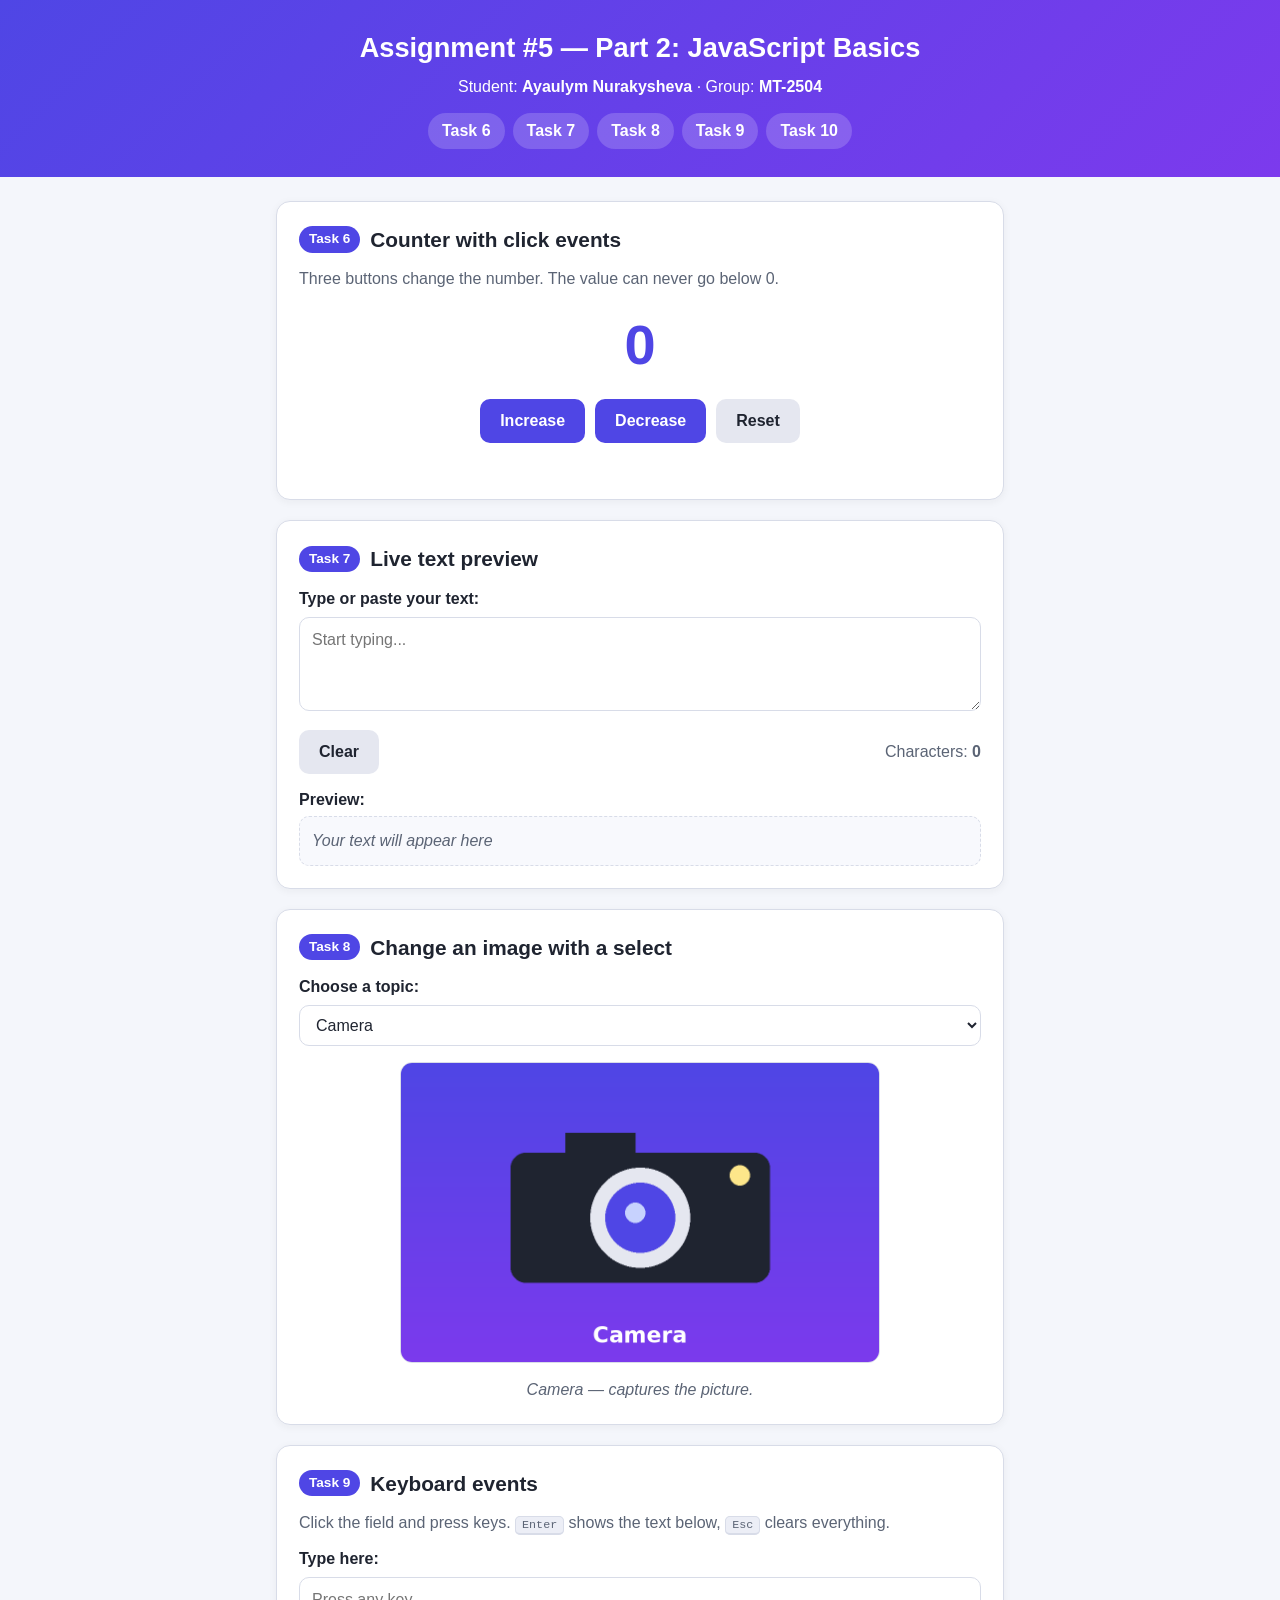
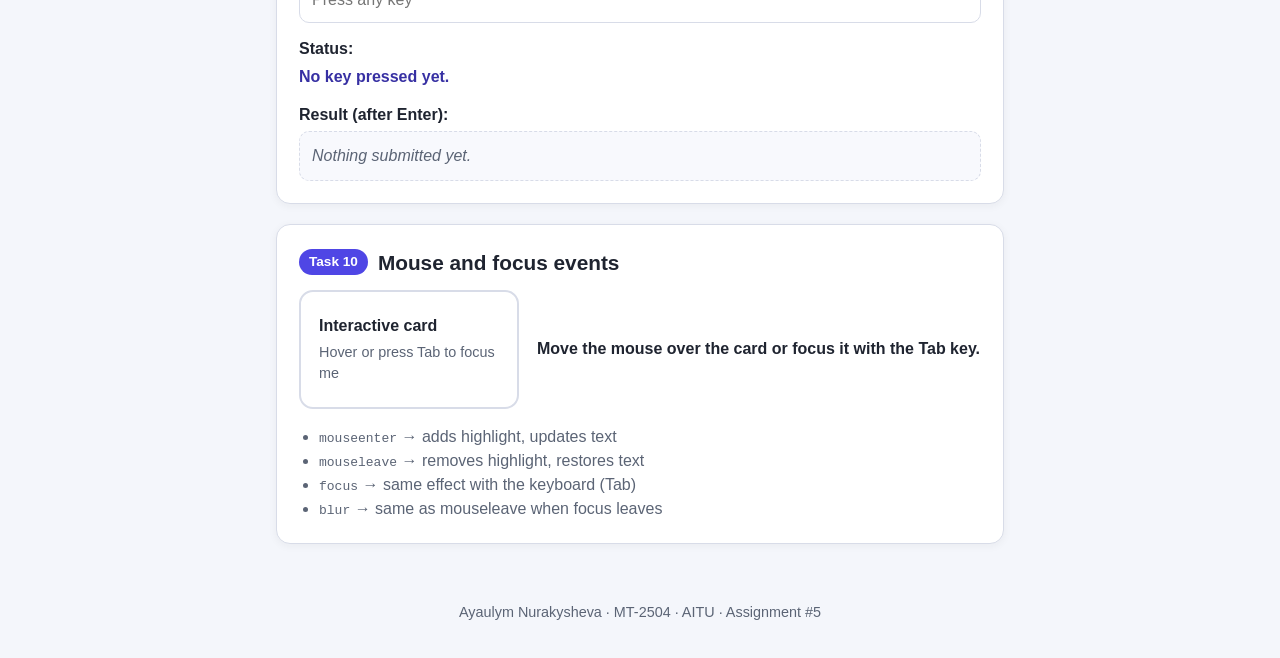
<file: index.html>
<!DOCTYPE html>
<html lang="en">
<head>
  <meta charset="UTF-8">
  <meta name="viewport" content="width=device-width, initial-scale=1.0">
  <title>Assignment 5 – Part 2: Individual Practice</title>
  <link rel="stylesheet" href="style.css">
  <script src="script.js" defer></script>
</head>
<body>
  <header class="page-header">
    <h1>Assignment #5 — Part 2: JavaScript Basics</h1>
    <p>Student: <strong>Ayaulym Nurakysheva</strong> · Group: <strong>MT-2504</strong></p>
    <nav aria-label="Task navigation">
      <a href="#task6">Task 6</a>
      <a href="#task7">Task 7</a>
      <a href="#task8">Task 8</a>
      <a href="#task9">Task 9</a>
      <a href="#task10">Task 10</a>
    </nav>
  </header>

  <main>
    <!-- ================= TASK 6 ================= -->
    <section id="task6" class="task" aria-labelledby="task6-title">
      <h2 id="task6-title"><span class="badge">Task 6</span> Counter with click events</h2>
      <p class="hint">Three buttons change the number. The value can never go below 0.</p>
      <p class="counter-value" id="counterValue" aria-live="polite">0</p>
      <div class="btn-row">
        <button type="button" id="increaseBtn">Increase</button>
        <button type="button" id="decreaseBtn">Decrease</button>
        <button type="button" id="resetBtn" class="secondary">Reset</button>
      </div>
      <p class="note" id="counterNote"></p>
    </section>

    <!-- ================= TASK 7 ================= -->
    <section id="task7" class="task" aria-labelledby="task7-title">
      <h2 id="task7-title"><span class="badge">Task 7</span> Live text preview</h2>
      <label for="previewInput">Type or paste your text:</label>
      <textarea id="previewInput" rows="3" placeholder="Start typing..."></textarea>
      <div class="btn-row">
        <button type="button" id="clearBtn" class="secondary">Clear</button>
        <span class="count">Characters: <strong id="charCount">0</strong></span>
      </div>
      <p class="label">Preview:</p>
      <p id="previewText" class="preview empty">Your text will appear here</p>
    </section>

    <!-- ================= TASK 8 ================= -->
    <section id="task8" class="task" aria-labelledby="task8-title">
      <h2 id="task8-title"><span class="badge">Task 8</span> Change an image with a select</h2>
      <label for="imageSelect">Choose a topic:</label>
      <select id="imageSelect">
        <option value="camera">Camera</option>
        <option value="film">Film reel</option>
        <option value="microphone">Microphone</option>
        <option value="headphones">Headphones</option>
      </select>
      <figure class="figure">
        <img id="selectedImage" src="images/camera.png" alt="Illustration of a camera" width="480" height="300">
        <figcaption id="imageCaption">Camera — captures the picture.</figcaption>
      </figure>
    </section>

    <!-- ================= TASK 9 ================= -->
    <section id="task9" class="task" aria-labelledby="task9-title">
      <h2 id="task9-title"><span class="badge">Task 9</span> Keyboard events</h2>
      <p class="hint">Click the field and press keys. <kbd>Enter</kbd> shows the text below, <kbd>Esc</kbd> clears everything.</p>
      <form id="keyForm" action="#" novalidate>
        <label for="keyInput">Type here:</label>
        <input type="text" id="keyInput" autocomplete="off" placeholder="Press any key">
      </form>
      <p class="label">Status:</p>
      <p id="keyStatus" class="status">No key pressed yet.</p>
      <p class="label">Result (after Enter):</p>
      <p id="keyResult" class="preview empty">Nothing submitted yet.</p>
    </section>

    <!-- ================= TASK 10 ================= -->
    <section id="task10" class="task" aria-labelledby="task10-title">
      <h2 id="task10-title"><span class="badge">Task 10</span> Mouse and focus events</h2>
      <div class="hover-area">
        <div id="hoverCard" class="card" tabindex="0">
          <strong>Interactive card</strong>
          <span>Hover or press Tab to focus me</span>
        </div>
        <p id="hoverInstruction" class="instruction">Move the mouse over the card or focus it with the Tab key.</p>
      </div>
      <ul class="events-explain">
        <li><code>mouseenter</code> → adds highlight, updates text</li>
        <li><code>mouseleave</code> → removes highlight, restores text</li>
        <li><code>focus</code> → same effect with the keyboard (Tab)</li>
        <li><code>blur</code> → same as mouseleave when focus leaves</li>
      </ul>
    </section>
  </main>

  <footer class="page-footer">
    <p>Ayaulym Nurakysheva · MT-2504 · AITU · Assignment #5</p>
  </footer>
</body>
</html>
</file>
<file: style.css>
:root {
  --bg: #f4f6fb;
  --surface: #ffffff;
  --text: #1f2430;
  --muted: #5b6475;
  --primary: #4f46e5;
  --primary-dark: #3730a3;
  --accent: #fde68a;
  --border: #d8dce8;
  --radius: 14px;
}

* { box-sizing: border-box; }

body {
  margin: 0;
  font-family: "Segoe UI", Roboto, Arial, sans-serif;
  background: var(--bg);
  color: var(--text);
  line-height: 1.5;
}

.page-header {
  background: linear-gradient(135deg, var(--primary), #7c3aed);
  color: #fff;
  padding: 28px 20px;
  text-align: center;
}
.page-header h1 { margin: 0 0 6px; font-size: 1.7rem; }
.page-header p { margin: 0 0 14px; }
.page-header nav { display: flex; flex-wrap: wrap; gap: 8px; justify-content: center; }
.page-header nav a {
  color: #fff;
  text-decoration: none;
  background: rgba(255, 255, 255, 0.18);
  padding: 6px 14px;
  border-radius: 999px;
  font-weight: 600;
}
.page-header nav a:hover,
.page-header nav a:focus-visible { background: rgba(255, 255, 255, 0.35); outline: 2px solid #fff; }

main {
  max-width: 760px;
  margin: 24px auto;
  padding: 0 16px;
  display: grid;
  gap: 20px;
}

.task {
  background: var(--surface);
  border: 1px solid var(--border);
  border-radius: var(--radius);
  padding: 22px;
  box-shadow: 0 2px 8px rgba(31, 36, 48, 0.05);
}
.task h2 { margin: 0 0 12px; font-size: 1.3rem; display: flex; align-items: center; gap: 10px; }
.badge {
  background: var(--primary);
  color: #fff;
  font-size: 0.85rem;
  padding: 3px 10px;
  border-radius: 999px;
}

.hint, .note { color: var(--muted); margin: 0 0 12px; }
.note { min-height: 1.4em; margin: 12px 0 0; font-weight: 600; color: #b45309; }

label { display: block; font-weight: 600; margin-bottom: 6px; }
.label { font-weight: 600; margin: 14px 0 4px; }

input[type="text"], textarea, select {
  width: 100%;
  padding: 10px 12px;
  border: 1px solid var(--border);
  border-radius: 10px;
  font: inherit;
  background: #fff;
  color: var(--text);
}
textarea { resize: vertical; }

button {
  font: inherit;
  font-weight: 600;
  padding: 10px 20px;
  border: none;
  border-radius: 10px;
  background: var(--primary);
  color: #fff;
  cursor: pointer;
  transition: background 0.15s, transform 0.05s;
}
button:hover { background: var(--primary-dark); }
button:active { transform: translateY(1px); }
button.secondary { background: #e5e7f0; color: var(--text); }
button.secondary:hover { background: #d3d6e6; }

:focus-visible { outline: 3px solid #f59e0b; outline-offset: 2px; }

.btn-row { display: flex; flex-wrap: wrap; align-items: center; gap: 10px; margin-top: 12px; }

/* Task 6 */
.counter-value {
  font-size: 3.5rem;
  font-weight: 700;
  text-align: center;
  margin: 8px 0;
  color: var(--primary);
}
#task6 .btn-row { justify-content: center; }

/* Task 7 */
.count { margin-left: auto; color: var(--muted); }
.preview {
  margin: 0;
  padding: 12px;
  background: #f8f9fd;
  border: 1px dashed var(--border);
  border-radius: 10px;
  min-height: 48px;
  overflow-wrap: anywhere;
  white-space: pre-wrap;
}
.preview.empty { color: var(--muted); font-style: italic; }

/* Task 8 */
.figure { margin: 16px 0 0; text-align: center; }
.figure img { max-width: 100%; height: auto; border-radius: 12px; border: 1px solid var(--border); }
.figure figcaption { margin-top: 8px; color: var(--muted); font-style: italic; }

/* Task 9 */
kbd {
  background: #eceef6;
  border: 1px solid var(--border);
  border-bottom-width: 2px;
  border-radius: 5px;
  padding: 1px 6px;
  font-size: 0.9em;
}
.status { margin: 0; font-weight: 600; color: var(--primary-dark); }

/* Task 10 */
.hover-area { display: flex; flex-wrap: wrap; gap: 18px; align-items: center; }
.card {
  flex: 0 0 220px;
  display: flex;
  flex-direction: column;
  gap: 4px;
  padding: 22px 18px;
  border: 2px solid var(--border);
  border-radius: var(--radius);
  background: #fff;
  cursor: pointer;
  transition: background 0.2s, border-color 0.2s, transform 0.2s, box-shadow 0.2s;
}
.card span { color: var(--muted); font-size: 0.9rem; }
.card.highlight {
  background: var(--accent);
  border-color: #f59e0b;
  transform: translateY(-4px);
  box-shadow: 0 8px 18px rgba(245, 158, 11, 0.3);
}
.card:focus-visible { outline: 3px solid var(--primary); outline-offset: 3px; }
.instruction { flex: 1 1 200px; margin: 0; font-weight: 600; }
.events-explain { margin: 16px 0 0; padding-left: 20px; color: var(--muted); }

.page-footer { text-align: center; color: var(--muted); padding: 20px; font-size: 0.9rem; }

@media (max-width: 520px) {
  .page-header h1 { font-size: 1.35rem; }
  .task { padding: 16px; }
  .counter-value { font-size: 2.8rem; }
}
</file>
